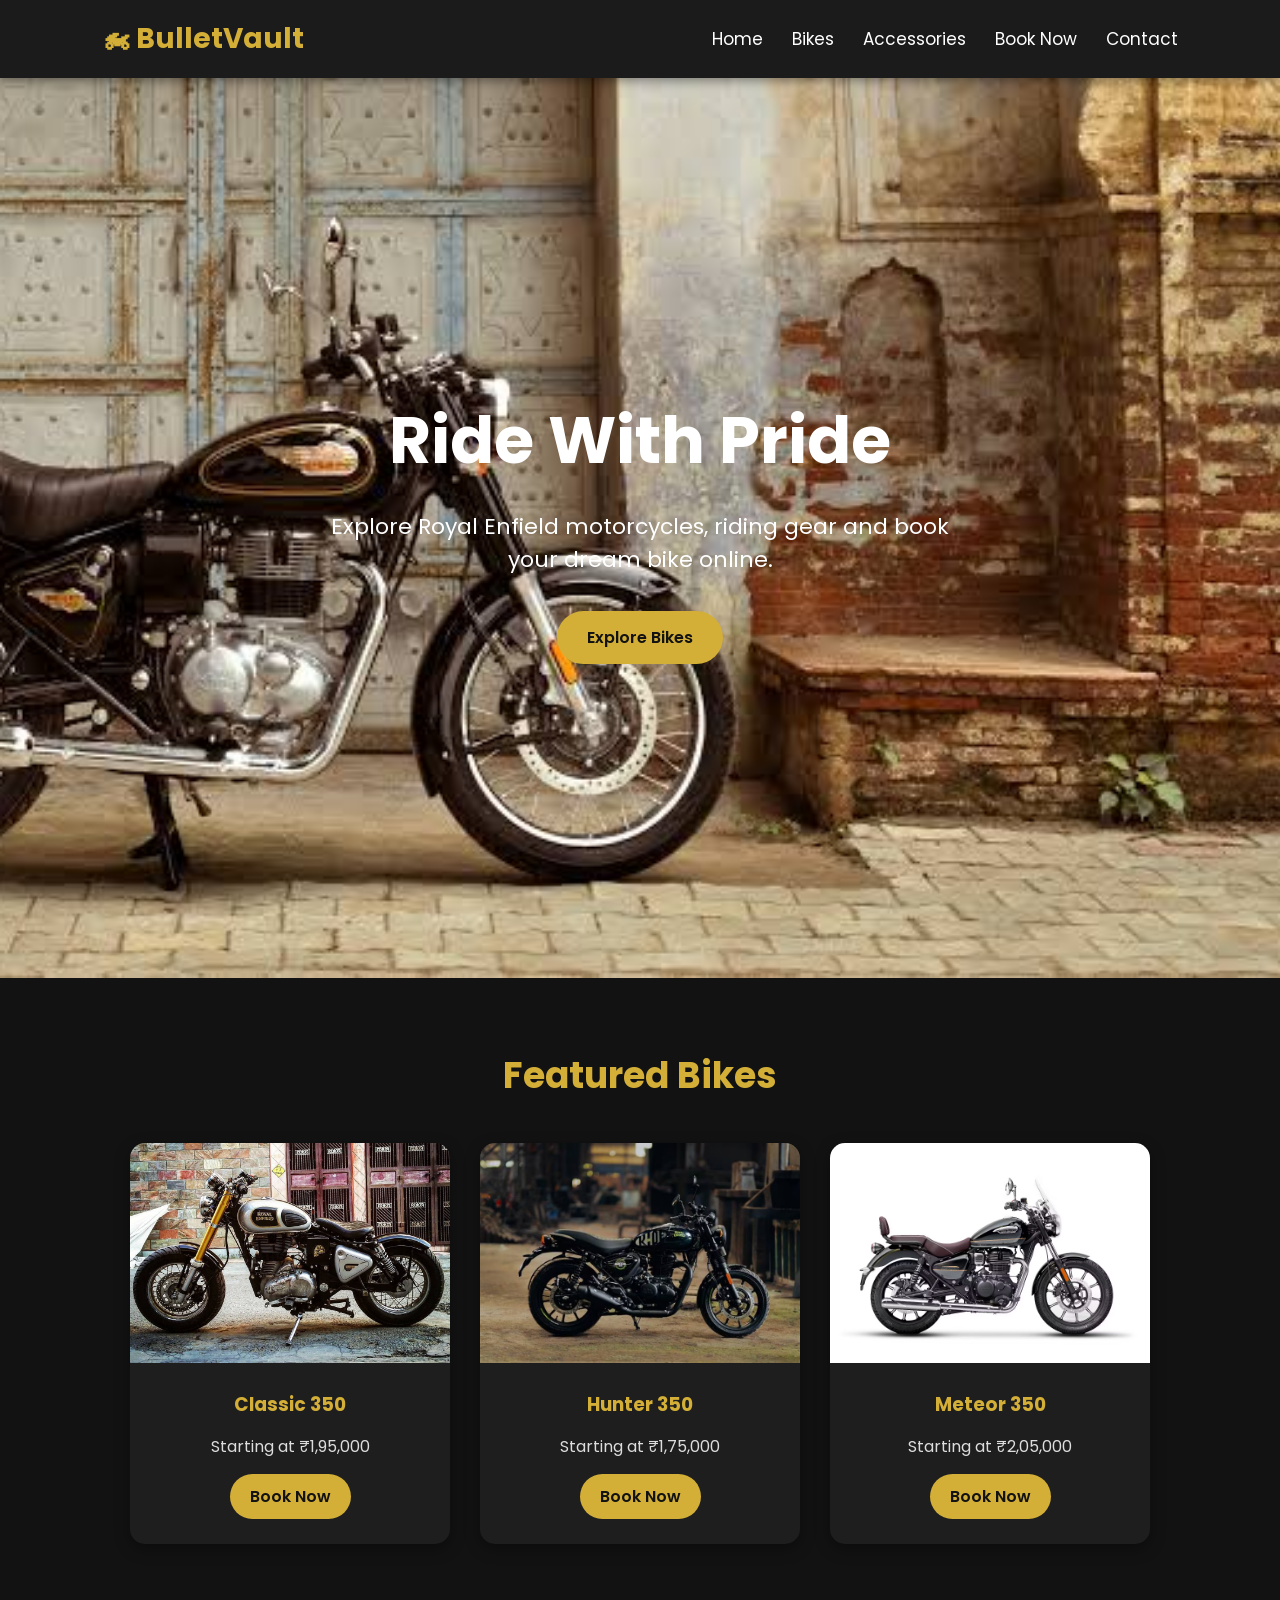
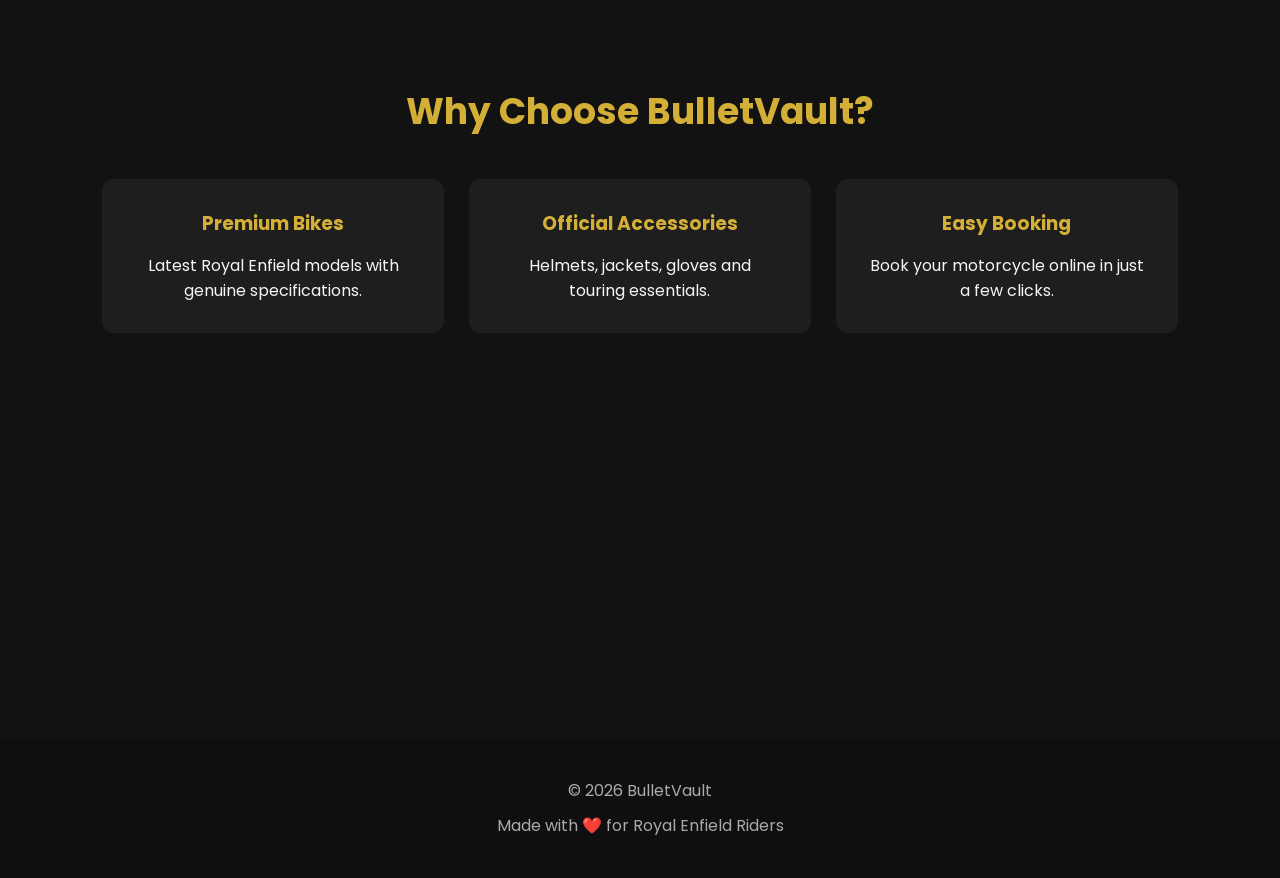
<file: index.html>
<!DOCTYPE html>
<html lang="en">
<head>
    <meta charset="UTF-8">
    <meta name="viewport" content="width=device-width, initial-scale=1.0">
    <title>BulletVault | Royal Enfield Showroom</title>

    <link rel="stylesheet" href="css/style.css">
    <script defer src="js/script.js"></script>

    <link rel="preconnect" href="https://fonts.googleapis.com">
    <link href="https://fonts.googleapis.com/css2?family=Poppins:wght@300;400;600;700&display=swap" rel="stylesheet">
</head>

<body>

<!-- ================= NAVBAR ================= -->

<header>

    <div class="logo">
        🏍 BulletVault
    </div>

    <nav>

        <a href="index.html">Home</a>

        <a href="bikes.html">Bikes</a>

        <a href="accessories.html">Accessories</a>

        <a href="booking.html">Book Now</a>

        <a href="contact.html">Contact</a>

    </nav>

</header>


<!-- ================= HERO ================= -->

<section class="hero">

    <div class="hero-content">

        <h1>Ride With Pride</h1>

        <p>
            Explore Royal Enfield motorcycles, riding gear and
            book your dream bike online.
        </p>

        <a href="bikes.html" class="btn">
            Explore Bikes
        </a>

    </div>

</section>


<!-- ================= FEATURED BIKES ================= -->

<section class="featured">

<h2>Featured Bikes</h2>

<div class="cards">

<div class="card">

<img src="images/classic350.jpg" alt="Classic 350">

<h3>Classic 350</h3>

<p>Starting at ₹1,95,000</p>

<a href="booking.html" class="btn-small">
Book Now
</a>

</div>


<div class="card">

<img src="images/hunter350.jpg" alt="Hunter">

<h3>Hunter 350</h3>

<p>Starting at ₹1,75,000</p>

<a href="booking.html" class="btn-small">
Book Now
</a>

</div>


<div class="card">

<img src="images/meteor350.jpg" alt="Meteor">

<h3>Meteor 350</h3>

<p>Starting at ₹2,05,000</p>

<a href="booking.html" class="btn-small">
Book Now
</a>

</div>

</div>

</section>



<!-- ================= WHY CHOOSE ================= -->

<section class="why">

<h2>Why Choose BulletVault?</h2>

<div class="features">

<div class="feature">

<h3>Premium Bikes</h3>

<p>
Latest Royal Enfield models with genuine specifications.
</p>

</div>

<div class="feature">

<h3>Official Accessories</h3>

<p>
Helmets, jackets, gloves and touring essentials.
</p>

</div>

<div class="feature">

<h3>Easy Booking</h3>

<p>
Book your motorcycle online in just a few clicks.
</p>

</div>

</div>

</section>



<!-- ================= OFFERS ================= -->

<section class="offer">

<h2>Special Offer</h2>

<p>

Book your motorcycle this month and get

<strong>10% OFF</strong>

on official riding accessories.

</p>

<a href="booking.html" class="btn">

Book Today

</a>

</section>



<!-- ================= FOOTER ================= -->

<footer>

<p>

© 2026 BulletVault

</p>

<p>

Made with ❤️ for Royal Enfield Riders

</p>

</footer>


</body>

</html>
</file>
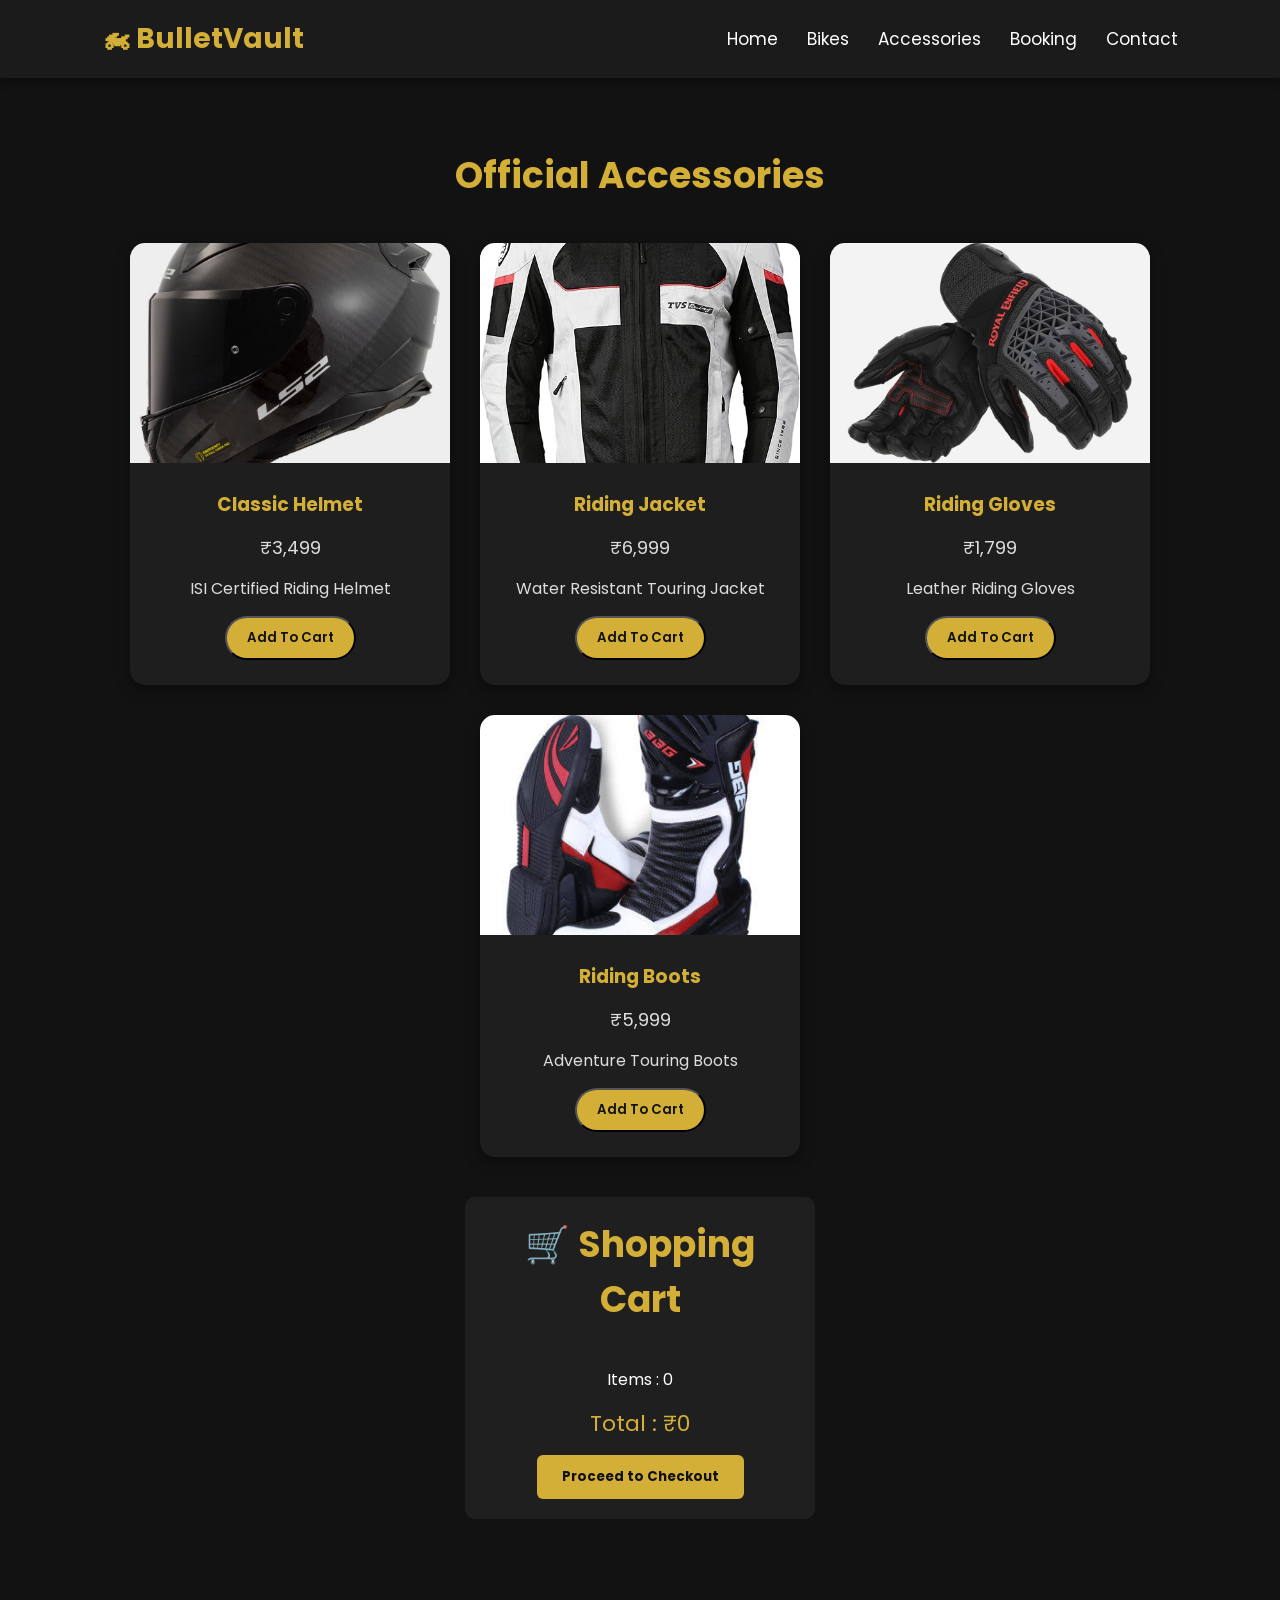
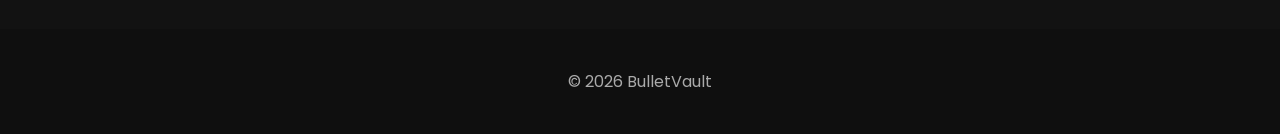
<file: accessories.html>
<!DOCTYPE html>
<html lang="en">
<head>
<meta charset="UTF-8">
<meta name="viewport" content="width=device-width, initial-scale=1.0">
<title>BulletVault | Accessories</title>

<link rel="stylesheet" href="css/style.css">
<script defer src="js/script.js"></script>

<link href="https://fonts.googleapis.com/css2?family=Poppins:wght@300;400;600;700&display=swap" rel="stylesheet">

<style>

.cart-box{
    background:#1f1f1f;
    padding:20px;
    margin:40px auto;
    width:350px;
    border-radius:10px;
    text-align:center;
    color:white;
}

.cart-total{
    color:#D4AF37;
    font-size:22px;
    margin:15px 0;
}

.cart-btn{
    background:#D4AF37;
    color:#111;
    border:none;
    padding:12px 25px;
    cursor:pointer;
    border-radius:6px;
    font-weight:bold;
}

.price{
    color:#D4AF37;
    font-size:18px;
}

</style>

</head>

<body>

<header>

<div class="logo">🏍 BulletVault</div>

<nav>

<a href="index.html">Home</a>

<a href="bikes.html">Bikes</a>

<a href="accessories.html">Accessories</a>

<a href="booking.html">Booking</a>

<a href="contact.html">Contact</a>

</nav>

</header>


<section>

<h2>Official Accessories</h2>

<div class="cards">

<div class="card">

<img src="images/helmet.jpg">

<h3>Classic Helmet</h3>

<p class="price">₹3,499</p>

<p>ISI Certified Riding Helmet</p>

<button
class="btn-small addCart"
data-name="Helmet"
data-price="3499">

Add To Cart

</button>

</div>


<div class="card">

<img src="images/jacket.jpg">

<h3>Riding Jacket</h3>

<p class="price">₹6,999</p>

<p>Water Resistant Touring Jacket</p>

<button
class="btn-small addCart"
data-name="Jacket"
data-price="6999">

Add To Cart

</button>

</div>


<div class="card">

<img src="images/gloves.jpg">

<h3>Riding Gloves</h3>

<p class="price">₹1,799</p>

<p>Leather Riding Gloves</p>

<button
class="btn-small addCart"
data-name="Gloves"
data-price="1799">

Add To Cart

</button>

</div>


<div class="card">

<img src="images/boots.jpg">

<h3>Riding Boots</h3>

<p class="price">₹5,999</p>

<p>Adventure Touring Boots</p>

<button
class="btn-small addCart"
data-name="Boots"
data-price="5999">

Add To Cart

</button>

</div>

</div>


<div class="cart-box">

<h2>🛒 Shopping Cart</h2>

<p>Items : <span id="items">0</span></p>

<p class="cart-total">

Total : ₹<span id="total">0</span>

</p>

<button class="cart-btn" onclick="checkout()">

Proceed to Checkout

</button>

</div>

</section>


<footer>

<p>© 2026 BulletVault</p>

</footer>


<script>

let total=0;

let items=0;

document.querySelectorAll(".addCart").forEach(button=>{

button.onclick=function(){

let price=parseInt(this.dataset.price);

total+=price;

items++;

document.getElementById("items").innerHTML=items;

document.getElementById("total").innerHTML=total;

alert(this.dataset.name+" Added To Cart");

}

});

function checkout(){

if(items==0){

alert("Your cart is empty.");

}

else{

alert(

"Order Successful 🎉\n\nItems : "+items+

"\nTotal : ₹"+total+

"\n\nThank you for shopping with BulletVault."

);

}

}

</script>

</body>

</html>
</file>
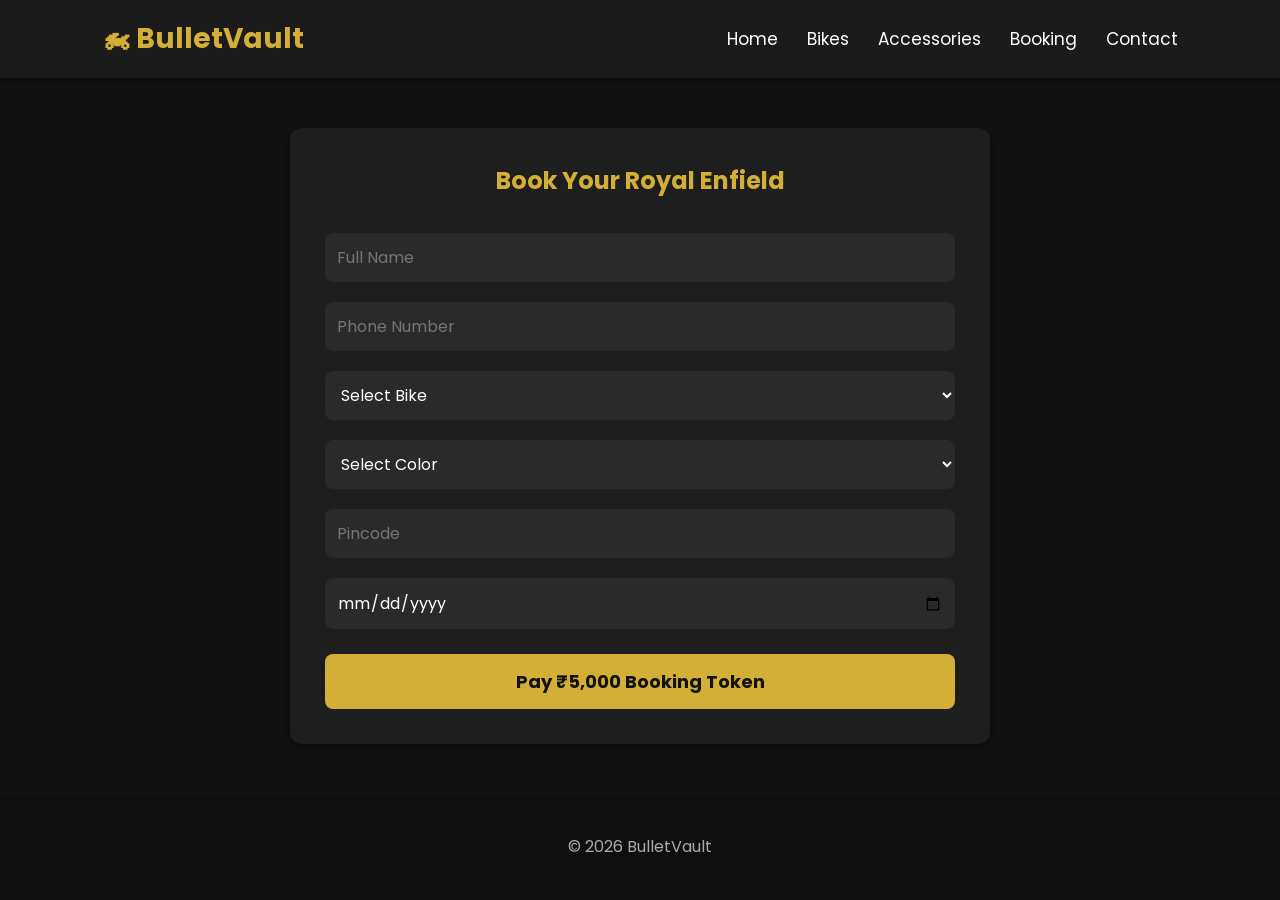
<file: booking.html>
<!DOCTYPE html>
<html lang="en">
<head>
<meta charset="UTF-8">
<meta name="viewport" content="width=device-width, initial-scale=1.0">
<title>BulletVault | Book a Bike</title>

<link rel="stylesheet" href="css/style.css">
<link href="https://fonts.googleapis.com/css2?family=Poppins:wght@300;400;600;700&display=swap" rel="stylesheet">

<style>

.booking-container{
    max-width:700px;
    margin:50px auto;
    background:#1E1E1E;
    padding:35px;
    border-radius:12px;
    box-shadow:0 5px 15px rgba(0,0,0,.4);
}

.booking-container h2{
    color:#D4AF37;
    text-align:center;
    margin-bottom:25px;
}

.booking-container input,
.booking-container select{
    width:100%;
    padding:12px;
    margin:10px 0;
    border:none;
    border-radius:8px;
    background:#2A2A2A;
    color:#fff;
    font-size:16px;
}

.booking-container button{
    width:100%;
    padding:14px;
    margin-top:15px;
    border:none;
    border-radius:8px;
    background:#D4AF37;
    color:#121212;
    font-size:18px;
    font-weight:bold;
    cursor:pointer;
}

.booking-container button:hover{
    background:#f2c94c;
}

</style>

</head>

<body>

<header>

<div class="logo">🏍 BulletVault</div>

<nav>
<a href="index.html">Home</a>
<a href="bikes.html">Bikes</a>
<a href="accessories.html">Accessories</a>
<a href="booking.html">Booking</a>
<a href="contact.html">Contact</a>
</nav>

</header>

<div class="booking-container">

<h2>Book Your Royal Enfield</h2>

<form id="bookingForm">

<input type="text" id="name" placeholder="Full Name" required>

<input type="tel" id="phone" placeholder="Phone Number" required>

<select id="bike" required>
<option value="">Select Bike</option>
<option>Classic 350</option>
<option>Bullet 350</option>
<option>Hunter 350</option>
<option>Meteor 350</option>
<option>Himalayan 450</option>
</select>

<select id="color" required>
<option value="">Select Color</option>
<option>Black</option>
<option>Red</option>
<option>Blue</option>
<option>Silver</option>
</select>

<input type="text" id="pincode" placeholder="Pincode" required>

<input type="date" id="date" required>

<button type="submit">Pay ₹5,000 Booking Token</button>

</form>

</div>

<footer>

<p>© 2026 BulletVault</p>

</footer>

<script>

document.getElementById("bookingForm").addEventListener("submit",function(e){

e.preventDefault();

const bookingId="BV"+Math.floor(Math.random()*100000);

alert(
"🎉 Booking Successful!\n\n"+
"Booking ID : "+bookingId+
"\nBooking Token : ₹5,000 Paid (Demo)"+
"\n\nThank you for choosing BulletVault!"
);

this.reset();

});

</script>

</body>
</html>
</file>
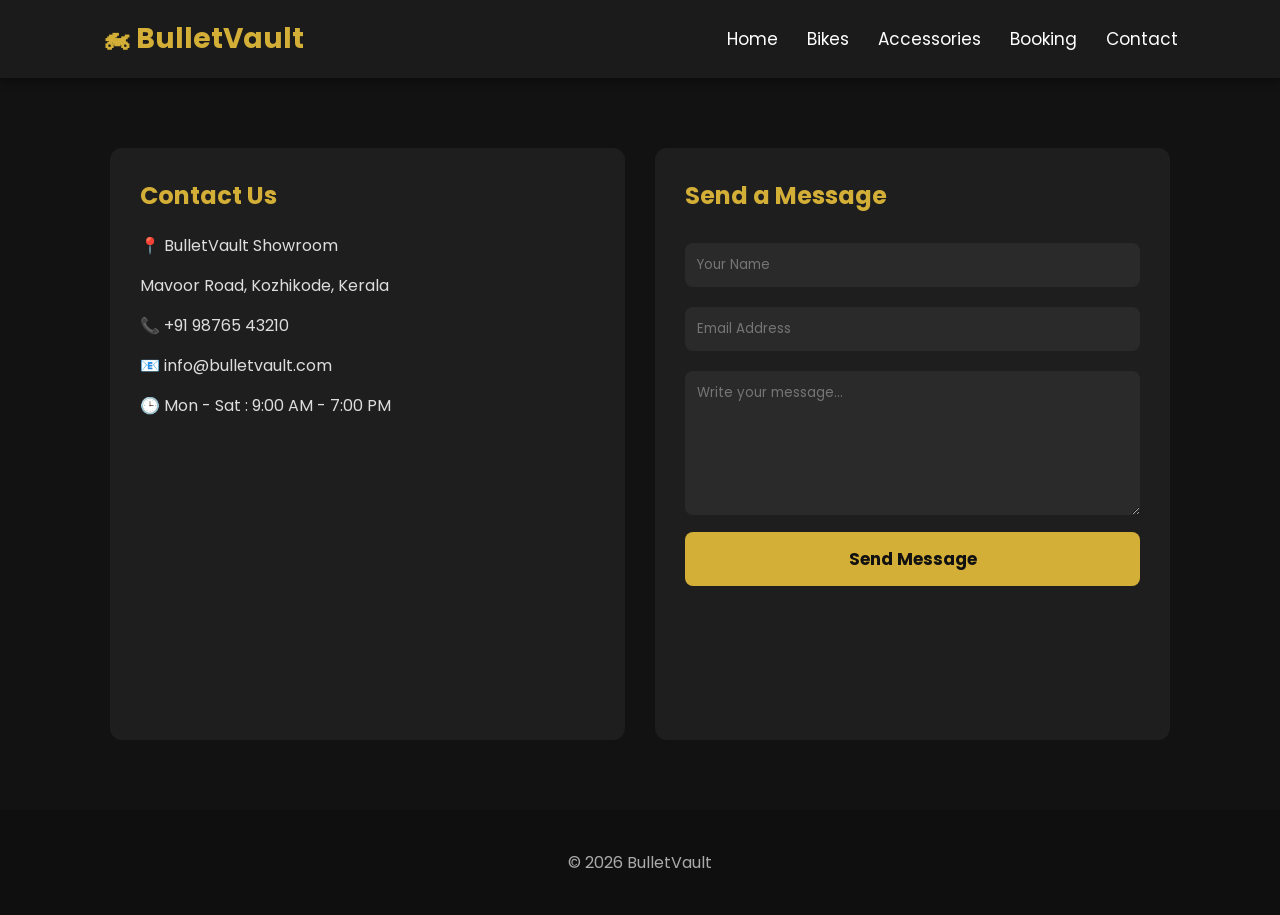
<file: contact.html>
<!DOCTYPE html>
<html lang="en">
<head>
<meta charset="UTF-8">
<meta name="viewport" content="width=device-width, initial-scale=1.0">
<title>BulletVault | Contact</title>

<link rel="stylesheet" href="css/style.css">
<link href="https://fonts.googleapis.com/css2?family=Poppins:wght@300;400;600;700&display=swap" rel="stylesheet">

<style>

.contact-container{
    display:grid;
    grid-template-columns:1fr 1fr;
    gap:30px;
    max-width:1100px;
    margin:50px auto;
    padding:20px;
}

.info,.form-box{
    background:#1E1E1E;
    padding:30px;
    border-radius:12px;
}

.info h2,
.form-box h2{
    color:#D4AF37;
    margin-bottom:20px;
}

.info p{
    margin:15px 0;
    color:#ddd;
}

.form-box input,
.form-box textarea{
    width:100%;
    padding:12px;
    margin:10px 0;
    border:none;
    border-radius:8px;
    background:#2A2A2A;
    color:white;
}

.form-box button{
    width:100%;
    padding:14px;
    border:none;
    border-radius:8px;
    background:#D4AF37;
    color:#111;
    font-size:17px;
    font-weight:bold;
    cursor:pointer;
}

.form-box button:hover{
    background:#f2c94c;
}

iframe{
    width:100%;
    height:250px;
    border:none;
    border-radius:10px;
    margin-top:20px;
}

@media(max-width:768px){

.contact-container{
grid-template-columns:1fr;
}

}

</style>

</head>

<body>

<header>

<div class="logo">🏍 BulletVault</div>

<nav>

<a href="index.html">Home</a>
<a href="bikes.html">Bikes</a>
<a href="accessories.html">Accessories</a>
<a href="booking.html">Booking</a>
<a href="contact.html">Contact</a>

</nav>

</header>

<div class="contact-container">

<div class="info">

<h2>Contact Us</h2>

<p>📍 BulletVault Showroom</p>

<p>Mavoor Road, Kozhikode, Kerala</p>

<p>📞 +91 98765 43210</p>

<p>📧 info@bulletvault.com</p>

<p>🕒 Mon - Sat : 9:00 AM - 7:00 PM</p>

<iframe
src="https://www.google.com/maps?q=Kozhikode&output=embed">
</iframe>

</div>

<div class="form-box">

<h2>Send a Message</h2>

<form id="contactForm">

<input
type="text"
placeholder="Your Name"
required>

<input
type="email"
placeholder="Email Address"
required>

<textarea
rows="6"
placeholder="Write your message..."
required></textarea>

<button type="submit">

Send Message

</button>

</form>

</div>

</div>

<footer>

<p>© 2026 BulletVault</p>

</footer>

<script>

document.getElementById("contactForm").addEventListener("submit",function(e){

e.preventDefault();

alert("✅ Thank you for contacting BulletVault!\n\nOur team will reach out to you soon.");

this.reset();

});

</script>

</body>
</html>
</file>
<file: css/style.css>
/* =========================
   BulletVault - style.css
========================= */

*{
    margin:0;
    padding:0;
    box-sizing:border-box;
    font-family:'Poppins',sans-serif;
}

html{
    scroll-behavior:smooth;
}

body{
    background:#121212;
    color:#F5F5F5;
}

/* NAVBAR */

header{
    background:#1B1B1B;
    display:flex;
    justify-content:space-between;
    align-items:center;
    padding:18px 8%;
    position:sticky;
    top:0;
    z-index:1000;
    box-shadow:0 3px 10px rgba(0,0,0,.4);
}

.logo{
    font-size:28px;
    font-weight:700;
    color:#D4AF37;
}

nav a{
    color:white;
    text-decoration:none;
    margin-left:25px;
    font-size:17px;
    transition:.3s;
}

nav a:hover{
    color:#D4AF37;
}

/* HERO */

.hero{
    height:100vh;
    background-image:url("../images/hero-banner.jpg");
    background-size:cover;
    background-position:center;
    background-repeat:no-repeat;

    display:flex;
    justify-content:center;
    align-items:center;
    text-align:center;

    position:relative;
}

.hero-content{

    color:#fff;
    max-width:700px;
    padding:20px;

}

.hero h1{

    font-size:65px;
    margin-bottom:20px;
    color:#fff;

}

.hero p{

    font-size:22px;
    margin-bottom:35px;
    color:#fff;

}

/* BUTTONS */

.btn,
.btn-small{
    display:inline-block;
    background:#D4AF37;
    color:#121212;
    text-decoration:none;
    padding:14px 30px;
    border-radius:30px;
    font-weight:600;
    transition:.3s;
}

.btn:hover,
.btn-small:hover{
    background:#FFD95A;
    transform:translateY(-3px);
}

.btn-small{
    padding:10px 20px;
}

/* SECTION */

section{
    padding:70px 8%;
}

section h2{
    text-align:center;
    color:#D4AF37;
    font-size:36px;
    margin-bottom:40px;
}

/* CARDS */

.cards{
    display:flex;
    gap:30px;
    flex-wrap:wrap;
    justify-content:center;
}

.card{
    width:320px;
    background:#1E1E1E;
    border-radius:15px;
    overflow:hidden;
    text-align:center;
    transition:.3s;
    box-shadow:0 5px 15px rgba(0,0,0,.35);
}

.card:hover{
    transform:translateY(-10px);
}

.card img{
    width:100%;
    height:220px;
    object-fit:cover;
}

.card h3{
    margin-top:20px;
    color:#D4AF37;
}

.card p{
    margin:15px;
    color:#ddd;
}

.card .btn-small{
    margin-bottom:25px;
}

/* FEATURES */

.features{
    display:grid;
    grid-template-columns:repeat(auto-fit,minmax(250px,1fr));
    gap:25px;
}

.feature{
    background:#1E1E1E;
    padding:30px;
    border-radius:12px;
    text-align:center;
    transition:.3s;
}

.feature:hover{
    background:#262626;
}

.feature h3{
    color:#D4AF37;
    margin-bottom:15px;
}

/* OFFER */

.offer{
    background:#1B1B1B;
    text-align:center;
    border-radius:15px;
}

.offer p{
    font-size:18px;
    margin:20px 0;
}

/* FOOTER */

footer{
    background:#0F0F0F;
    text-align:center;
    padding:30px;
    color:#aaa;
}

footer p{
    margin:10px 0;
}

/* MOBILE */

@media(max-width:768px){

header{
    flex-direction:column;
}

nav{
    margin-top:15px;
}

nav a{
    display:block;
    margin:12px 0;
}

.hero h1{
    font-size:38px;
}

.hero p{
    font-size:17px;
}

.card{
    width:100%;
}

}
</file>
